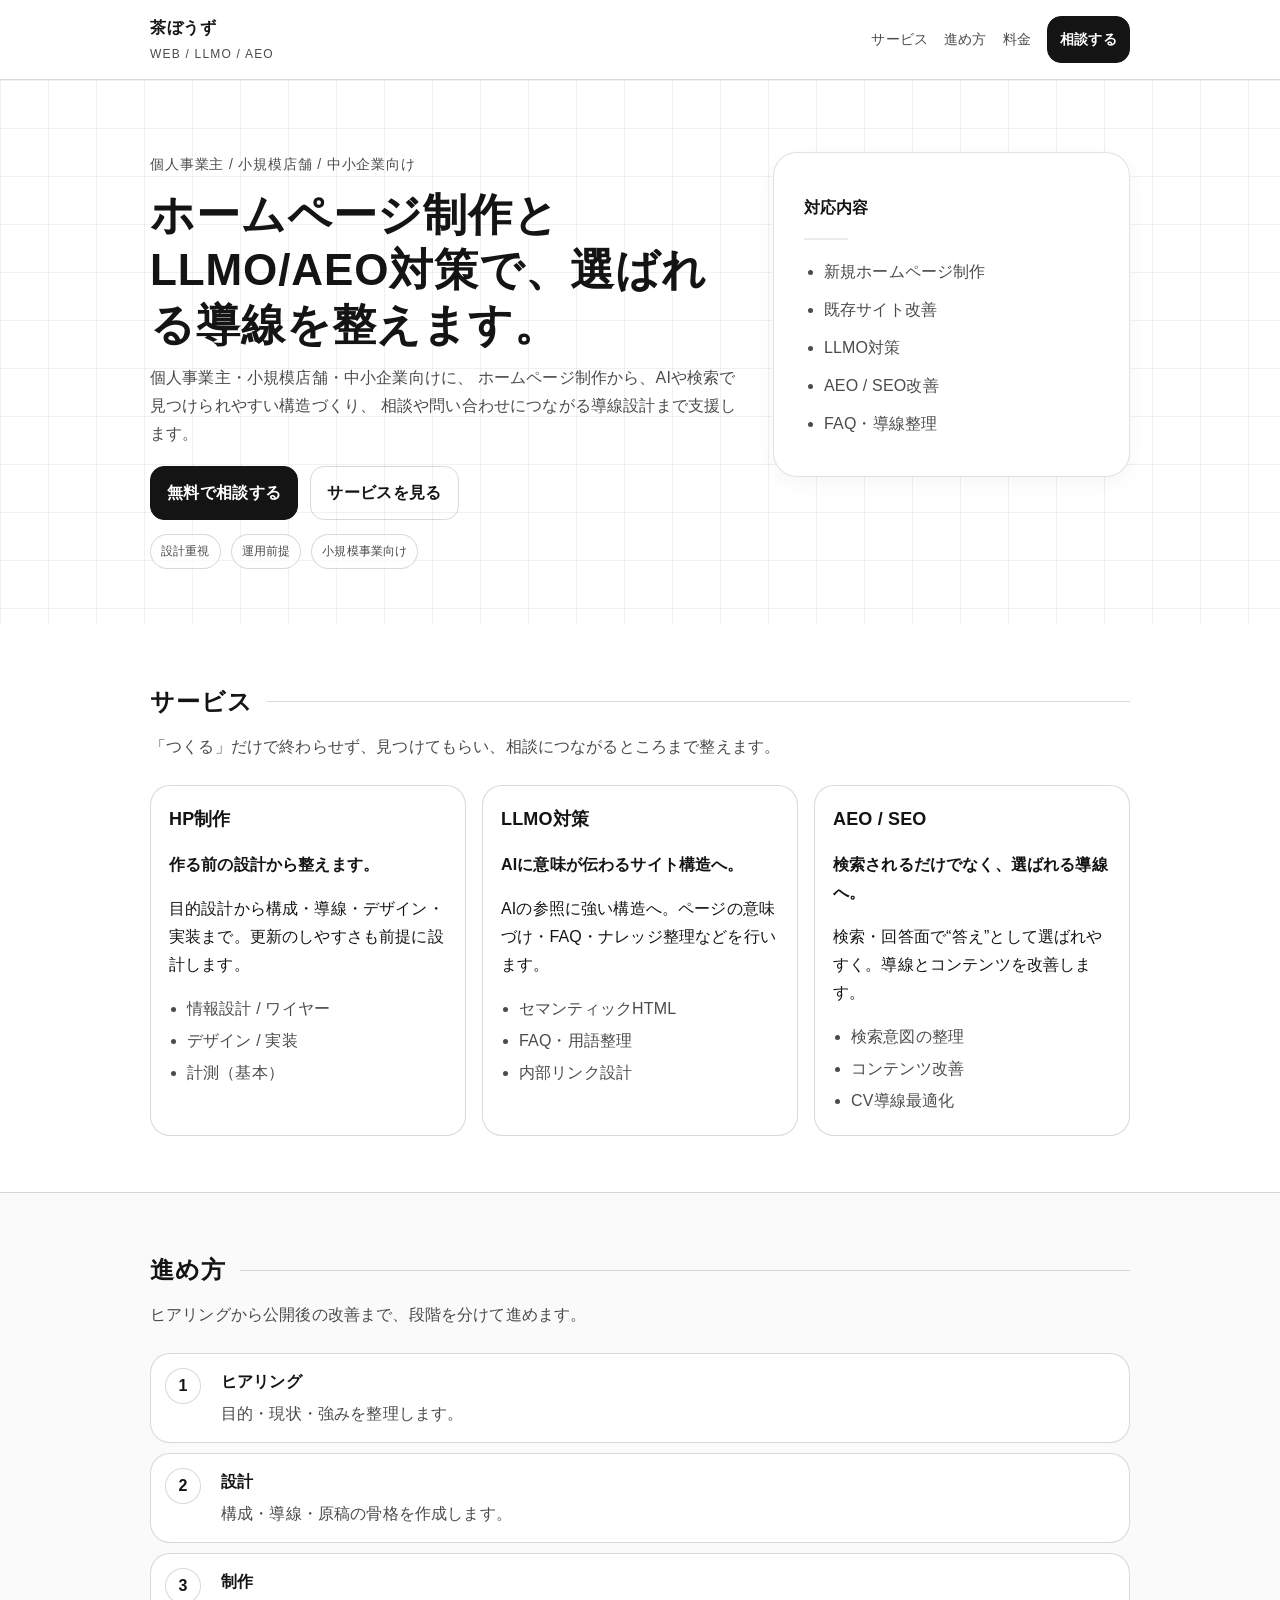
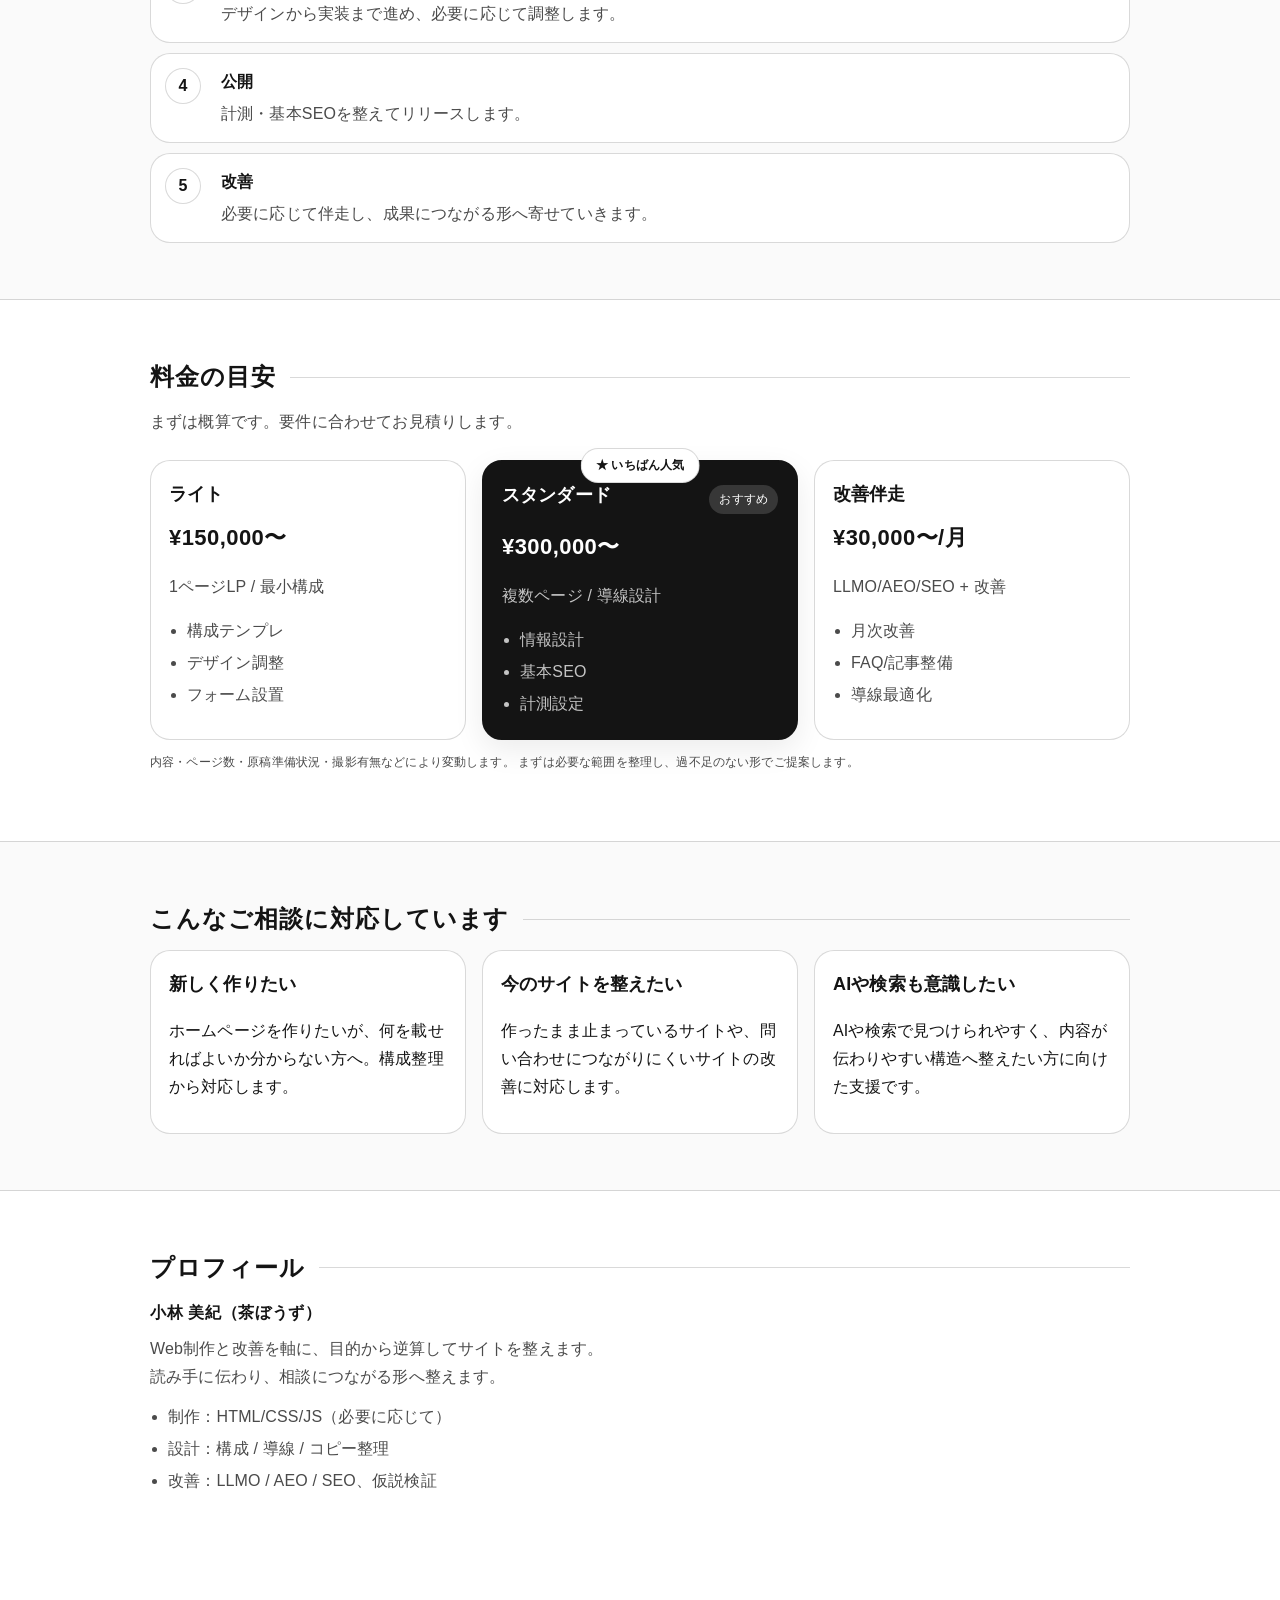
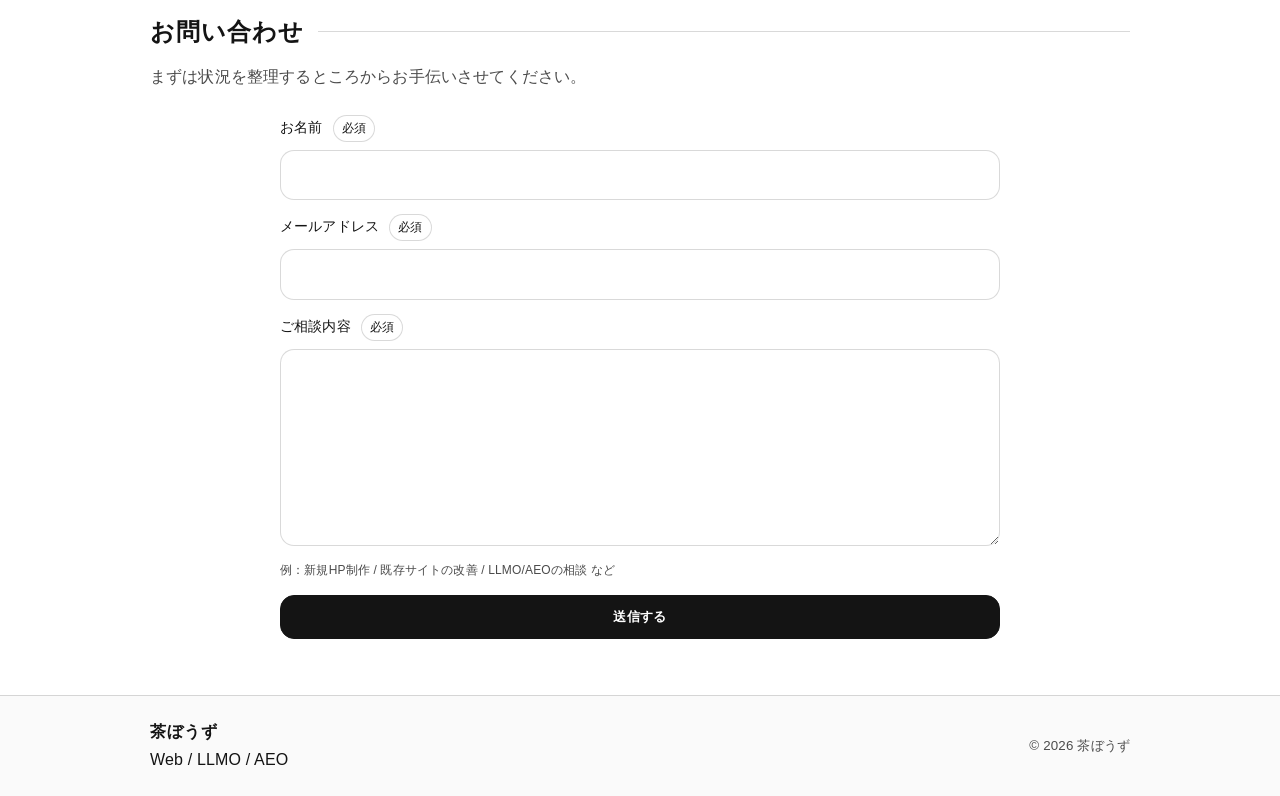
<file: index.html>
<!doctype html>
<html lang="ja">
<head>
  <meta charset="utf-8" />
  <meta name="viewport" content="width=device-width,initial-scale=1" />
  <!-- Google tag (gtag.js) -->
  <script async src="https://www.googletagmanager.com/gtag/js?id=G-7V3R2Z4W0Z"></script>
  <script>
  window.dataLayer = window.dataLayer || [];
  function gtag(){dataLayer.push(arguments);}
  gtag('js', new Date());
    gtag('config', 'G-7V3R2Z4W0Z');
  </script>

  <title>茶ぼうず｜小林美紀のホームページ制作・LLMO/AEO対策</title>
  <meta name="description" content="小林美紀（茶ぼうず）のホームページ制作サイト。個人事業主・小規模店舗・中小企業向けに、ホームページ制作・LLMO対策・AEO対策・SEO改善まで、見つかる・伝わる・相談につながる導線設計を支援します。" />
  <meta name="robots" content="index,follow" />
  <meta name="format-detection" content="telephone=no" />
  <link rel="canonical" href="https://chabozu-web.github.io/chabozu-site/" />

  <meta property="og:type" content="website" />
  <meta property="og:locale" content="ja_JP" />
  <meta property="og:site_name" content="茶ぼうず" />
  <meta property="og:title" content="茶ぼうず｜ホームページ制作・LLMO対策・AEO対策" />
  <meta property="og:description" content="個人事業主・小規模店舗・中小企業向けに、ホームページ制作とLLMO/AEO対策で、見つかる・伝わる・選ばれる導線を整えます。" />
  <meta property="og:url" content="https://chabozu-web.github.io/chabozu-site/" />
  <meta property="og:image" content="https://chabozu-web.github.io/chabozu-site/assets/ogp.jpg" />
  <meta property="og:image:width" content="1200" />
  <meta property="og:image:height" content="630" />
  <meta property="og:image:alt" content="茶ぼうずのホームページ制作・LLMO/AEO対策サイト" />

  <meta name="twitter:card" content="summary_large_image" />
  <meta name="twitter:title" content="茶ぼうず｜ホームページ制作・LLMO対策・AEO対策" />
  <meta name="twitter:description" content="個人事業主・小規模店舗・中小企業向けに、ホームページ制作とLLMO/AEO対策で、見つかる・伝わる・選ばれる導線を整えます。" />
  <meta name="twitter:image" content="https://chabozu-web.github.io/chabozu-site/assets/ogp.jpg" />

  <link rel="icon" href="./favicon.ico" sizes="any" />
  <link rel="icon" type="image/png" href="./assets/favicon-32.png" sizes="32x32" />
  <link rel="icon" type="image/png" href="./assets/favicon-16.png" sizes="16x16" />
  <link rel="apple-touch-icon" href="./assets/apple-touch-icon.png" sizes="180x180" />

  <link rel="stylesheet" href="./assets/style.css" />

<script type="application/ld+json">
{
  "@context": "https://schema.org",
  "@graph": [
    {
      "@type": "WebSite",
      "name": "茶ぼうずサイト",
      "alternateName": "小林美紀のホームページ制作・LLMO/AEO対策",
      "url": "https://chabozu-web.github.io/chabozu-site/"
    },
    {
      "@type": "ProfessionalService",
      "name": "茶ぼうず",
      "url": "https://chabozu-web.github.io/chabozu-site/",
      "logo": "https://chabozu-web.github.io/chabozu-site/assets/ogp.jpg",
      "image": "https://chabozu-web.github.io/chabozu-site/assets/ogp.jpg",
      "description": "個人事業主・小規模店舗・中小企業向けに、ホームページ制作とLLMO/AEO対策で、見つかる・伝わる・選ばれる導線を整えます。",
      "areaServed": {
        "@type": "Country",
        "name": "Japan"
      },
      "founder": {
        "@type": "Person",
        "name": "小林 美紀",
        "jobTitle": "Web制作者",
        "url": "https://chabozu-web.github.io/chabozu-site/"
      },
      "sameAs": [],
      "serviceType": [
        "ホームページ制作",
        "LLMO対策",
        "AEO対策",
        "SEO改善"
      ]
    }
  ]
}
</script>
</head>
<body>
  <a class="skip" href="#main">本文へ</a>

  <header class="header">
    <div class="container header__inner">
      <a class="brand" href="#top">
        <span class="brand__name">茶ぼうず</span>
        <span class="brand__sub">Web / LLMO / AEO</span>
      </a>

      <nav class="nav" aria-label="主要">
        <a href="#services">サービス</a>
        <a href="#process">進め方</a>
        <a href="#pricing">料金</a>
        <a class="btn btn--sm" href="#contact">相談する</a>
      </nav>
    </div>
  </header>

  <main id="main">
    <section id="top" class="hero">
      <div class="container hero__inner">
        <div class="hero__copy">
          <p class="kicker fade-up">個人事業主 / 小規模店舗 / 中小企業向け</p>
          <h1 class="hero__title fade-up">ホームページ制作とLLMO/AEO対策で、選ばれる導線を整えます。</h1>
          <p class="hero__lead fade-up">
            個人事業主・小規模店舗・中小企業向けに、
            ホームページ制作から、AIや検索で見つけられやすい構造づくり、
            相談や問い合わせにつながる導線設計まで支援します。
          </p>

          <div class="hero__cta fade-up">
            <a class="btn" href="#contact">無料で相談する</a>
            <a class="btn btn--ghost" href="#services">サービスを見る</a>
          </div>

          <ul class="hero__meta fade-up">
            <li>設計重視</li>
            <li>運用前提</li>
            <li>小規模事業向け</li>
          </ul>
        </div>

        <div class="hero__card fade-up">
          <div class="card">
            <h2 class="card__title">対応内容</h2>
            <div class="card__line"></div>
            <ul class="list">
              <li>新規ホームページ制作</li>
              <li>既存サイト改善</li>
              <li>LLMO対策</li>
              <li>AEO / SEO改善</li>
              <li>FAQ・導線整理</li>
            </ul>
          </div>
        </div>
      </div>
    </section>

    <section id="services" class="section">
      <div class="container">
        <h2 class="section__title fade-up">サービス</h2>
        <p class="section__lead fade-up">「つくる」だけで終わらせず、見つけてもらい、相談につながるところまで整えます。</p>

        <div class="grid3">
          <article class="box fade-up delay-1">
            <h3>HP制作</h3>
            <p><strong>作る前の設計から整えます。</strong></p>
            <p>目的設計から構成・導線・デザイン・実装まで。更新のしやすさも前提に設計します。</p>
            <ul class="list">
              <li>情報設計 / ワイヤー</li>
              <li>デザイン / 実装</li>
              <li>計測（基本）</li>
            </ul>
          </article>

          <article class="box fade-up delay-2">
            <h3>LLMO対策</h3>
            <p><strong>AIに意味が伝わるサイト構造へ。</strong></p>
            <p>AIの参照に強い構造へ。ページの意味づけ・FAQ・ナレッジ整理などを行います。</p>
            <ul class="list">
              <li>セマンティックHTML</li>
              <li>FAQ・用語整理</li>
              <li>内部リンク設計</li>
            </ul>
          </article>

          <article class="box fade-up delay-3">
            <h3>AEO / SEO</h3>
            <p><strong>検索されるだけでなく、選ばれる導線へ。</strong></p>
            <p>検索・回答面で“答え”として選ばれやすく。導線とコンテンツを改善します。</p>
            <ul class="list">
              <li>検索意図の整理</li>
              <li>コンテンツ改善</li>
              <li>CV導線最適化</li>
            </ul>
          </article>
        </div>
      </div>
    </section>

    <section id="process" class="section section--alt">
      <div class="container">
        <h2 class="section__title fade-up">進め方</h2>
        <p class="section__lead fade-up">ヒアリングから公開後の改善まで、段階を分けて進めます。</p>
        <div class="steps">
          <div class="step fade-up delay-1"><div class="step__no">1</div><div><h3>ヒアリング</h3><p>目的・現状・強みを整理します。</p></div></div>
          <div class="step fade-up delay-2"><div class="step__no">2</div><div><h3>設計</h3><p>構成・導線・原稿の骨格を作成します。</p></div></div>
          <div class="step fade-up delay-3"><div class="step__no">3</div><div><h3>制作</h3><p>デザインから実装まで進め、必要に応じて調整します。</p></div></div>
          <div class="step fade-up delay-1"><div class="step__no">4</div><div><h3>公開</h3><p>計測・基本SEOを整えてリリースします。</p></div></div>
          <div class="step fade-up delay-2"><div class="step__no">5</div><div><h3>改善</h3><p>必要に応じて伴走し、成果につながる形へ寄せていきます。</p></div></div>
        </div>
      </div>
    </section>

    <section id="pricing" class="section">
      <div class="container">
        <h2 class="section__title fade-up">料金の目安</h2>
        <p class="section__lead fade-up">まずは概算です。要件に合わせてお見積りします。</p>
        
        <div class="grid3">
          <article class="box fade-up delay-1">
            <h3>ライト</h3>
            <p class="price">¥150,000〜</p>
            <p class="muted">1ページLP / 最小構成</p>
            <ul class="list">
              <li>構成テンプレ</li>
              <li>デザイン調整</li>
              <li>フォーム設置</li>
            </ul>
          </article>
          
          <article class="box box--focus pricing-card pricing-card--recommended fade-up delay-2">
            <span class="pricing-card__badge">★ いちばん人気</span>
            <div class="pricing-card__head">
              <h3>スタンダード</h3>
              <span class="pricing-card__tag">おすすめ</span>
            </div>
            
            <p class="price">¥300,000〜</p>
            <p class="muted">複数ページ / 導線設計</p>
            <ul class="list">
              <li>情報設計</li>
              <li>基本SEO</li>
              <li>計測設定</li>
            </ul>
          </article>
          
          <article class="box fade-up delay-3">
            <h3>改善伴走</h3>
            <p class="price">¥30,000〜/月</p>
            <p class="muted">LLMO/AEO/SEO + 改善</p>
            <ul class="list">
              <li>月次改善</li>
              <li>FAQ/記事整備</li>
              <li>導線最適化</li>
            </ul>
          </article>
        </div>
        
        <p class="small muted fade-up">
          内容・ページ数・原稿準備状況・撮影有無などにより変動します。
          まずは必要な範囲を整理し、過不足のない形でご提案します。
        </p>
      </div>
    </section>

    <section id="cases" class="section section--alt">
      <div class="container">
        <h2 class="section__title fade-up">こんなご相談に対応しています</h2>
        <div class="grid3">
          <article class="box fade-up delay-1">
            <h3>新しく作りたい</h3>
            <p>ホームページを作りたいが、何を載せればよいか分からない方へ。構成整理から対応します。</p>
          </article>

          <article class="box fade-up delay-2">
            <h3>今のサイトを整えたい</h3>
            <p>作ったまま止まっているサイトや、問い合わせにつながりにくいサイトの改善に対応します。</p>
          </article>

          <article class="box fade-up delay-3">
            <h3>AIや検索も意識したい</h3>
            <p>AIや検索で見つけられやすく、内容が伝わりやすい構造へ整えたい方に向けた支援です。</p>
          </article>
        </div>
      </div>
    </section>

    <section id="about" class="section">
      <div class="container">
        <h2 class="section__title fade-up">プロフィール</h2>
        <div class="about fade-up">
          <div>
            <p class="about__name">小林 美紀（茶ぼうず）</p>
            <p class="about__text">
              Web制作と改善を軸に、目的から逆算してサイトを整えます。<br>
              読み手に伝わり、相談につながる形へ整えます。
            </p>
            <ul class="list">
              <li>制作：HTML/CSS/JS（必要に応じて）</li>
              <li>設計：構成 / 導線 / コピー整理</li>
              <li>改善：LLMO / AEO / SEO、仮説検証</li>
            </ul>
          </div>
        </div>
      </div>
    </section>

    <section id="contact" class="section">
      <div class="container">
        <h2 class="section__title fade-up">お問い合わせ</h2>
        <p class="section__lead fade-up">まずは状況を整理するところからお手伝いさせてください。</p>

        <div id="formAlert" class="alert" role="alert" aria-live="polite" hidden></div>

        <form
          class="form fade-up"
          id="contactForm"
          action="https://formspree.io/f/xbdzdgep"
          method="post"
          novalidate
        >
          <div class="hp" aria-hidden="true">
            <label>会社名<input type="text" name="_gotcha" tabindex="-1" autocomplete="off" /></label>
          </div>

          <input type="hidden" name="_subject" value="【茶ぼうず】お問い合わせ" />
          <input type="hidden" name="_language" value="ja" />

          <div class="form__row">
            <label>
              お名前 <span class="req">必須</span>
              <input name="name" type="text" required maxlength="80" autocomplete="name" />
            </label>
          </div>

          <div class="form__row">
            <label>
              メールアドレス <span class="req">必須</span>
              <input name="email" type="email" required maxlength="120" autocomplete="email" />
            </label>
          </div>

          <div class="form__row">
            <label>
              ご相談内容 <span class="req">必須</span>
              <textarea name="message" required maxlength="2000" rows="7"></textarea>
            </label>
            <p class="hint">例：新規HP制作 / 既存サイトの改善 / LLMO/AEOの相談 など</p>
          </div>

          <button class="btn" id="submitBtn" type="submit">送信する</button>
        </form>

        <div id="thanks" class="box" hidden>
          <h3>お問い合わせありがとうございます。</h3>
          <p class="muted">内容を確認のうえ、折り返しご連絡いたします。</p>
          <p><a class="btn btn--ghost" href="#top">トップへ戻る</a></p>
        </div>
      </div>
    </section>
  </main>

  <footer class="footer">
    <div class="container footer__inner">
      <div class="footer__brand">
        <div class="footer__name">茶ぼうず</div>
        <div class="footer__sub">Web / LLMO / AEO</div>
      </div>
      <small class="muted">© <span id="year"></span> 茶ぼうず</small>
    </div>
  </footer>

  <script src="./assets/main.js" defer></script>
</body>
</html>
</file>
<file: assets/style.css>
:root{
  /* ベース */
  --bg: #ffffff;        
  --ink: #141414;      
  --muted: #4b4b4b;
  --line: rgba(20,20,20,.16);
  --card: rgba(255,255,255,.70);
  --shadow: 0 10px 30px rgba(0,0,0,.08);
  --radius: 20px;
  --accent: #2b4b3a;
}

*{ box-sizing:border-box; }
html{ scroll-behavior:smooth; }
body{
  margin: 0;
  font-family: "Noto Sans JP", -apple-system, BlinkMacSystemFont, "Hiragino Sans", "Yu Gothic", sans-serif;
  color: var(--ink);
  background: var(--bg);
  line-height: 1.75;
  letter-spacing: 0.01em;
}

/* links */
a{ color:inherit; text-decoration:none; }
a:hover{ text-decoration:underline; text-underline-offset:.2em; }

/* layout */
.container{
  width:min(980px, calc(100% - 40px)); 
  margin:0 auto;
}

/* a11y */
.skip{
  position:absolute; left:-999px; top:auto;
  width:1px; height:1px; overflow:hidden;
}
.skip:focus{
  left:20px; top:20px;
  width:auto; height:auto;
  padding:10px 12px;
  background:#fff;
  border:1px solid var(--line);
  border-radius: 10px;
}

/* header */
.header{
  position:sticky; top:0; z-index:10;
  backdrop-filter: blur(10px);
  background: rgba(255,255,255,.85);
  border-bottom:1px solid var(--line);
}
.header__inner{
  display:flex; align-items:center; justify-content:space-between;
  padding:14px 0;
}
.brand{ display:flex; flex-direction:column; gap:2px; }
.brand__name{ font-weight:700; letter-spacing:.04em; }
.brand__sub{
  font-size:12px;
  color:var(--muted);
  letter-spacing:.10em;
  text-transform:uppercase;
}

.nav{ display:flex; gap:16px; align-items:center; }
.nav a{ font-size:14px; color:var(--muted); }
.nav a.btn{ color: var(--ink); }
.nav a.btn{
  color: var(--bg) !important;
  text-decoration: none;
}


/* hero */
.hero {
  padding:72px 0 56px;
  background-image:
    linear-gradient(to right, rgba(20,20,20,0.06) 1px, transparent 1px),
    linear-gradient(to bottom, rgba(20,20,20,0.06) 1px, transparent 1px);
  background-size: 48px 48px;
}

.hero__inner{
  display:grid;
  grid-template-columns: 1.25fr .75fr;
  gap:28px;
  align-items:start;
}

.hero__copy{
  max-width: 760px;
  margin: 0 auto;
}

.kicker{
  margin:0 0 10px;
  color:var(--muted);
  font-size:14px;
  letter-spacing:.06em;
}
.hero__title{
  margin:0 0 12px;
  font-size: clamp(28px, 4vw, 44px);
  line-height:1.25;
  letter-spacing:.02em;
}
.hero__lead{ margin:0 0 18px; color:var(--muted); }

.hero__cta{
  display:flex;
  gap:12px;
  flex-wrap:wrap;
  margin:18px 0 14px;
}

.hero__meta{
  display:flex;
  gap:10px;
  padding:0;
  margin:10px 0 0;
  list-style:none;
  flex-wrap:wrap;
  justify-content:flex-start;
}
.hero__meta li{
  font-size:12px;
  color:var(--muted);
  border:1px solid var(--line);
  padding:6px 10px;
  border-radius:999px;
  background: rgba(255,255,255,.70);
}

.card__title{
  font-size:12px;
  letter-spacing:.16em;
  text-transform:uppercase;
  color:var(--muted);
}
.card__line{ height:1px; background: var(--line); margin:14px 0; }
.card__text{ font-size:16px; }

.hero__card .card{
  background: #fff;
  border: 1.5px solid rgba(20,20,20,.12);
  border-radius: 24px;
  padding: 28px 30px;
  box-shadow: 0 6px 20px rgba(0,0,0,.04);
}

.hero__card .card__title{
  font-size: 16px;
  font-weight: 800;
  letter-spacing: 0;
  text-transform: none;
  color: var(--ink);
}

.hero__card .card__line{
  width: 44px;
  height: 2px;
  background: rgba(20,20,20,.08);
  margin: 16px 0 18px;
}

.hero__card .list{
  padding-left: 20px;
}

.hero__card .list li{
  margin: 10px 0;
}

/* sections */
.section{ padding:56px 0; }

.section--alt{
  border-top:1px solid var(--line);
  border-bottom:1px solid var(--line);
  background: rgba(20,20,20,.02);
}

.section__title{
  margin:0 0 10px;
  font-size:24px;
  letter-spacing:.04em;
  display:flex;
  align-items:center;
  gap:14px;
}
.section__title::after{
  content:"";
  height:1px;
  flex:1;
  background: var(--line);
}
.section__lead{ margin:0 0 24px; color:var(--muted); }

/* grids */
.grid3{
  display:grid;
  grid-template-columns: repeat(3, 1fr);
  gap:16px;
}

.box{
  border:1px solid var(--line);
  background: rgba(255,255,255,.85);
  border-radius: var(--radius);
  padding:18px 18px 16px;
}
.box--focus{
  background: rgba(255,255,255,.95);
  box-shadow: var(--shadow);
}
.box h3{ margin:0 0 8px; font-size:18px; }
.list{ margin:12px 0 0; padding-left:18px; color:var(--muted); }
.list li{ margin:4px 0; }

/* steps */
.steps{ display:grid; gap:10px; }
.step{
  display:grid;
  grid-template-columns: 44px 1fr;
  gap:12px;
  border:1px solid var(--line);
  background: rgba(255,255,255,.85);
  border-radius: var(--radius);
  padding:14px;
}
.step__no{
  width:36px; height:36px;
  border-radius:999px;
  display:grid; place-items:center;
  border:1px solid var(--line);
  color:var(--ink);
  background: rgba(255,255,255,.95);
  font-weight:700;
}
.step h3{ margin:0 0 4px; font-size:16px; }
.step p{ margin:0; color:var(--muted); }

/* pricing */
.price{ margin:6px 0 4px; font-size:22px; font-weight:800; letter-spacing:.02em; }
.muted{ color:var(--muted); }
.small{ font-size:12px; }

/* about */
.about{
  display:grid;
  grid-template-columns: 1.2fr .8fr;
  gap:16px;
  align-items:start;
}
.about__name{ margin:0 0 8px; font-weight:800; letter-spacing:.04em; }
.about__text{ margin:0 0 12px; color:var(--muted); }

.quote{
  border:1px solid var(--line);
  background: rgba(255,255,255,.90);
  border-radius: var(--radius);
  padding:18px;
  box-shadow: var(--shadow);
}
.quote p{ margin:0; font-size:16px; }

/* forms */
.form{
  display:grid;
  gap:14px;
  max-width: 720px;
  margin: 0 auto;
}
.form__row label{ display:grid; gap:8px; font-size:14px; }

input, textarea{
  width:100%;
  font: inherit;
  padding:12px 12px;
  border-radius: 14px;
  border:1px solid var(--line);
  background: rgba(255,255,255,.92);
  color: var(--ink);
}
input:focus,
textarea:focus{
  outline: 2px solid var(--accent);
  outline-offset: 2px;
}

.req{
  font-size:12px;
  color: var(--ink);
  border:1px solid var(--line);
  padding:2px 8px;
  border-radius:999px;
  background: rgba(255,255,255,.90);
  margin-left:6px;
}
.hint{ margin:6px 0 0; font-size:12px; color:var(--muted); }

/* buttons */
.btn{
  display:inline-flex;
  align-items:center;
  justify-content:center;
  gap:8px;
  padding:12px 16px;
  border-radius: 14px;
  border:1px solid var(--ink);
  background: var(--ink);
  color: var(--bg);
  font-weight:700;
  letter-spacing:.02em;
  cursor:pointer;
  text-decoration:none;
}
.btn:hover{ opacity:.92; text-decoration:none; }

.btn--ghost{
  background: transparent;
  color: var(--ink);
  border:1px solid var(--line);
}

.btn--sm{ padding:10px 12px; font-size:13px; }

/* alerts */
.alert{
  border:1px solid rgba(180,0,0,.25);
  background: rgba(180,0,0,.07);
  border-radius: var(--radius);
  padding:14px;
  margin:0 0 16px;
}
.alert ul{ margin:8px 0 0; padding-left:18px; }

/* footer */
.footer{
  border-top:1px solid var(--line);
  padding:22px 0;
  background: rgba(20,20,20,.02);
}
.footer__inner{
  display:flex;
  justify-content:space-between;
  align-items:center;
  gap:14px;
}
.footer__name{ font-weight:800; letter-spacing:.06em; }

/* honeypot */
.hp{ position:absolute; left:-9999px; width:1px; height:1px; overflow:hidden; }

/* responsive */
@media (max-width: 900px){
  .hero__inner{ grid-template-columns: 1fr; }
  .grid3{ grid-template-columns: 1fr; }
  .about{ grid-template-columns: 1fr; }

  .nav{ gap:12px; }
  .nav a{ display:none; }
  .nav a.btn{ display:inline-flex; }
  .hero__copy{ max-width: 680px; }
}

.form__row label{
  display: block;
  font-size: 14px;
}

.form__row input,
.form__row textarea{
  margin-top: 8px;
}

.req{
  display: inline-flex;
  align-items: center;
  vertical-align: middle;
}

.fade-up {
  opacity: 0;
  transform: translateY(20px);
  transition: all 0.8s ease;
}

.fade-up.is-visible {
  opacity: 1;
  transform: translateY(0);
}

.delay-1 { transition-delay: 0.1s; }
.delay-2 { transition-delay: 0.2s; }
.delay-3 { transition-delay: 0.3s; }

.pricing-card {
  position: relative;
}

.pricing-card--recommended {
  background: #141414;
  color: #fff;
  border: 2px solid #141414;
  transform: scale(1.04);
}

.pricing-card--recommended .muted,
.pricing-card--recommended .list {
  color: rgba(255,255,255,0.75);
}

.pricing-card__badge {
  position: absolute;
  top: -14px;
  left: 50%;
  transform: translateX(-50%);
  background: #fff;
  color: #141414;
  padding: 6px 14px;
  border-radius: 999px;
  font-size: 12px;
  font-weight: 700;
  border: 1px solid var(--line);
}

.pricing-card__tag {
  font-size: 12px;
  background: rgba(255,255,255,0.15);
  padding: 4px 10px;
  border-radius: 999px;
}

.box {
  transition: 0.3s;
}

.box:hover {
  transform: translateY(-4px);
  box-shadow: 0 12px 32px rgba(0,0,0,0.1);
}

.pricing-card__head{
  display:flex;
  align-items:center;
  justify-content:space-between;
  gap:12px;
  margin-bottom:8px;
}

.pricing-card--recommended .price,
.pricing-card--recommended h3 {
  color:#fff;
}
</file>
